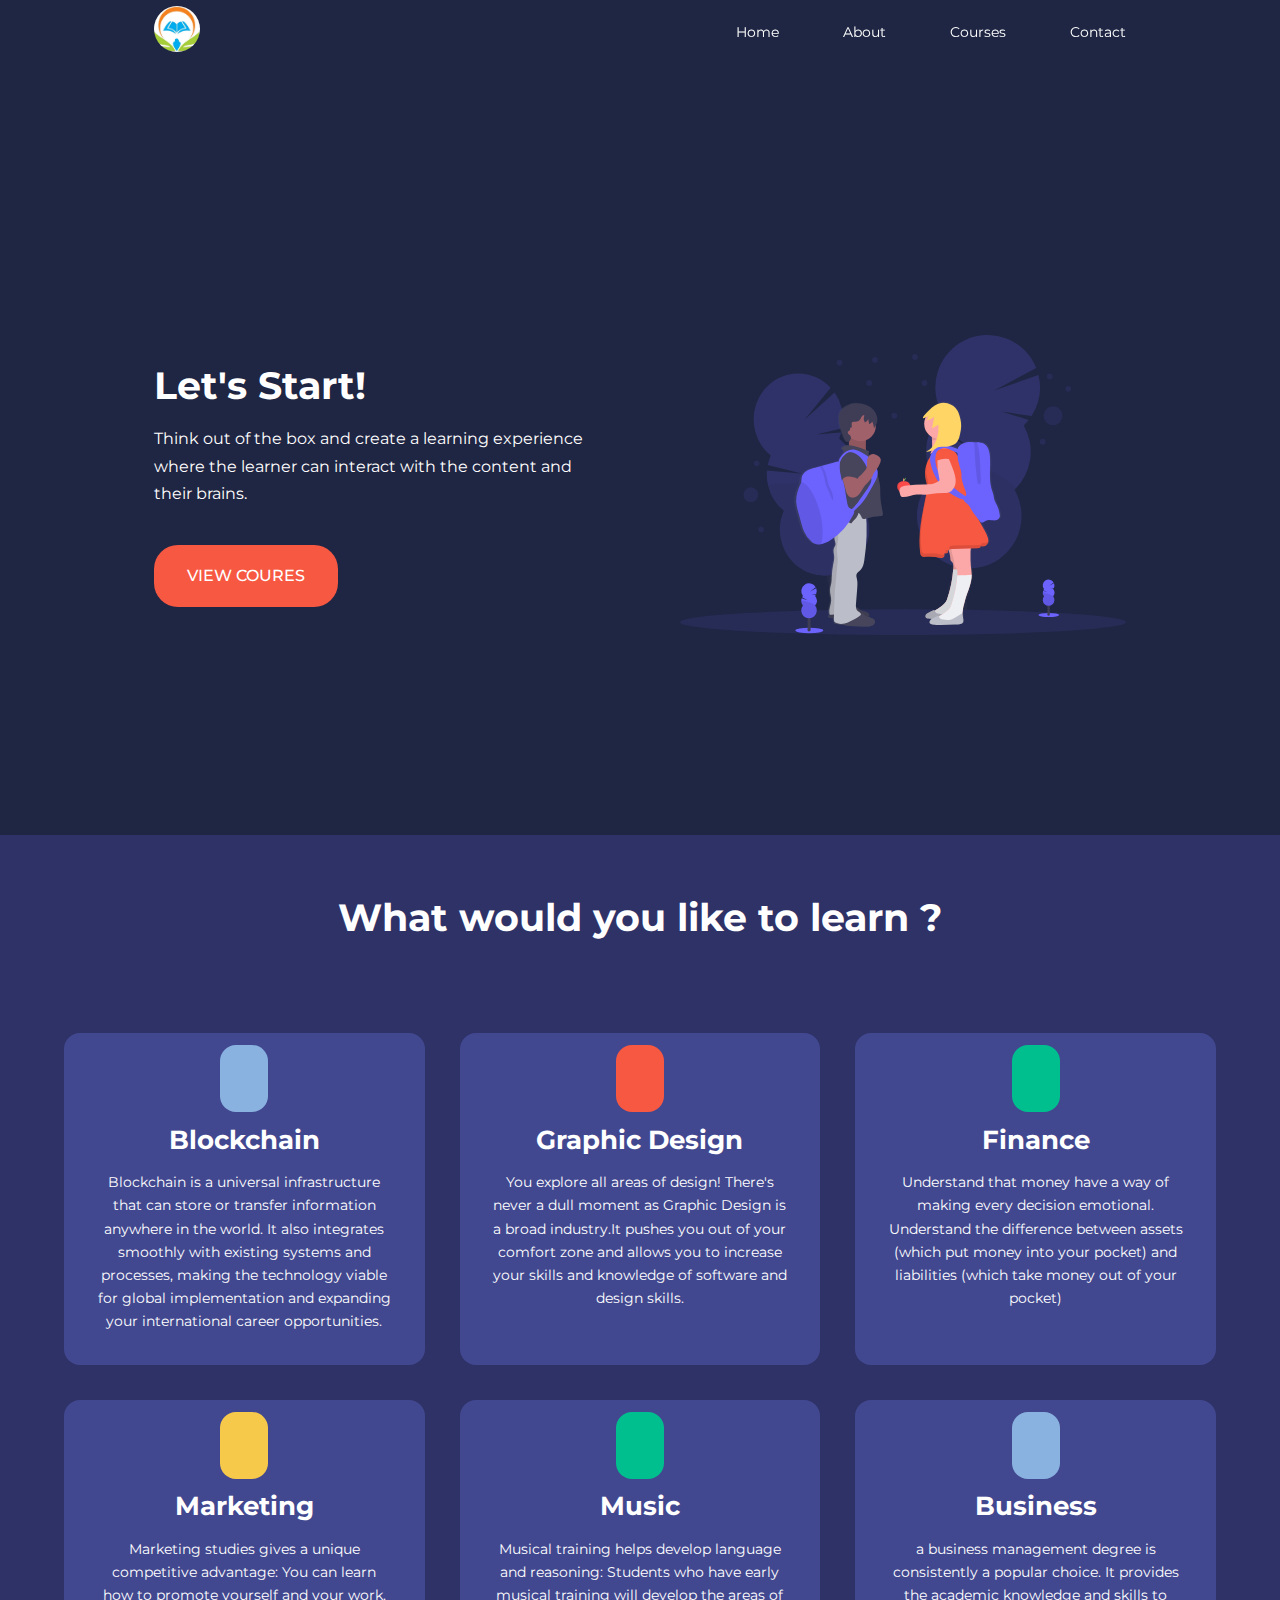
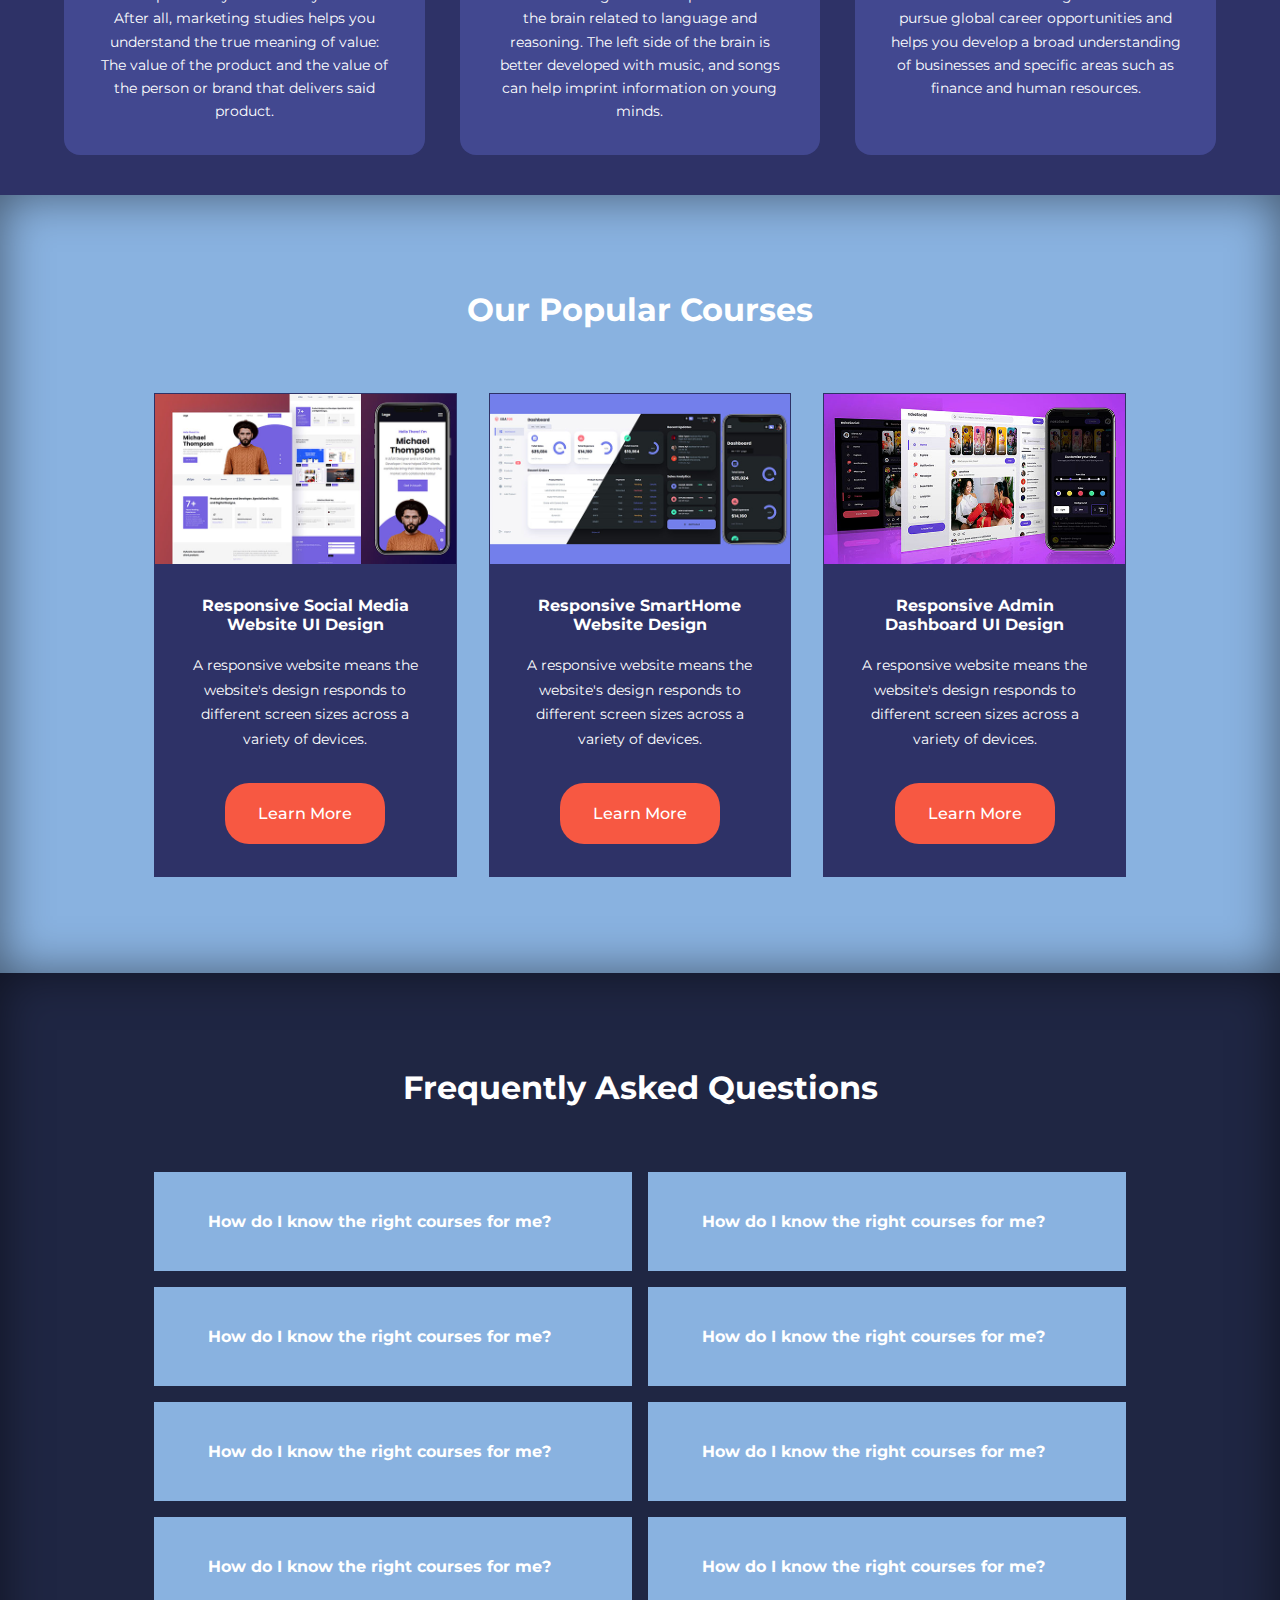
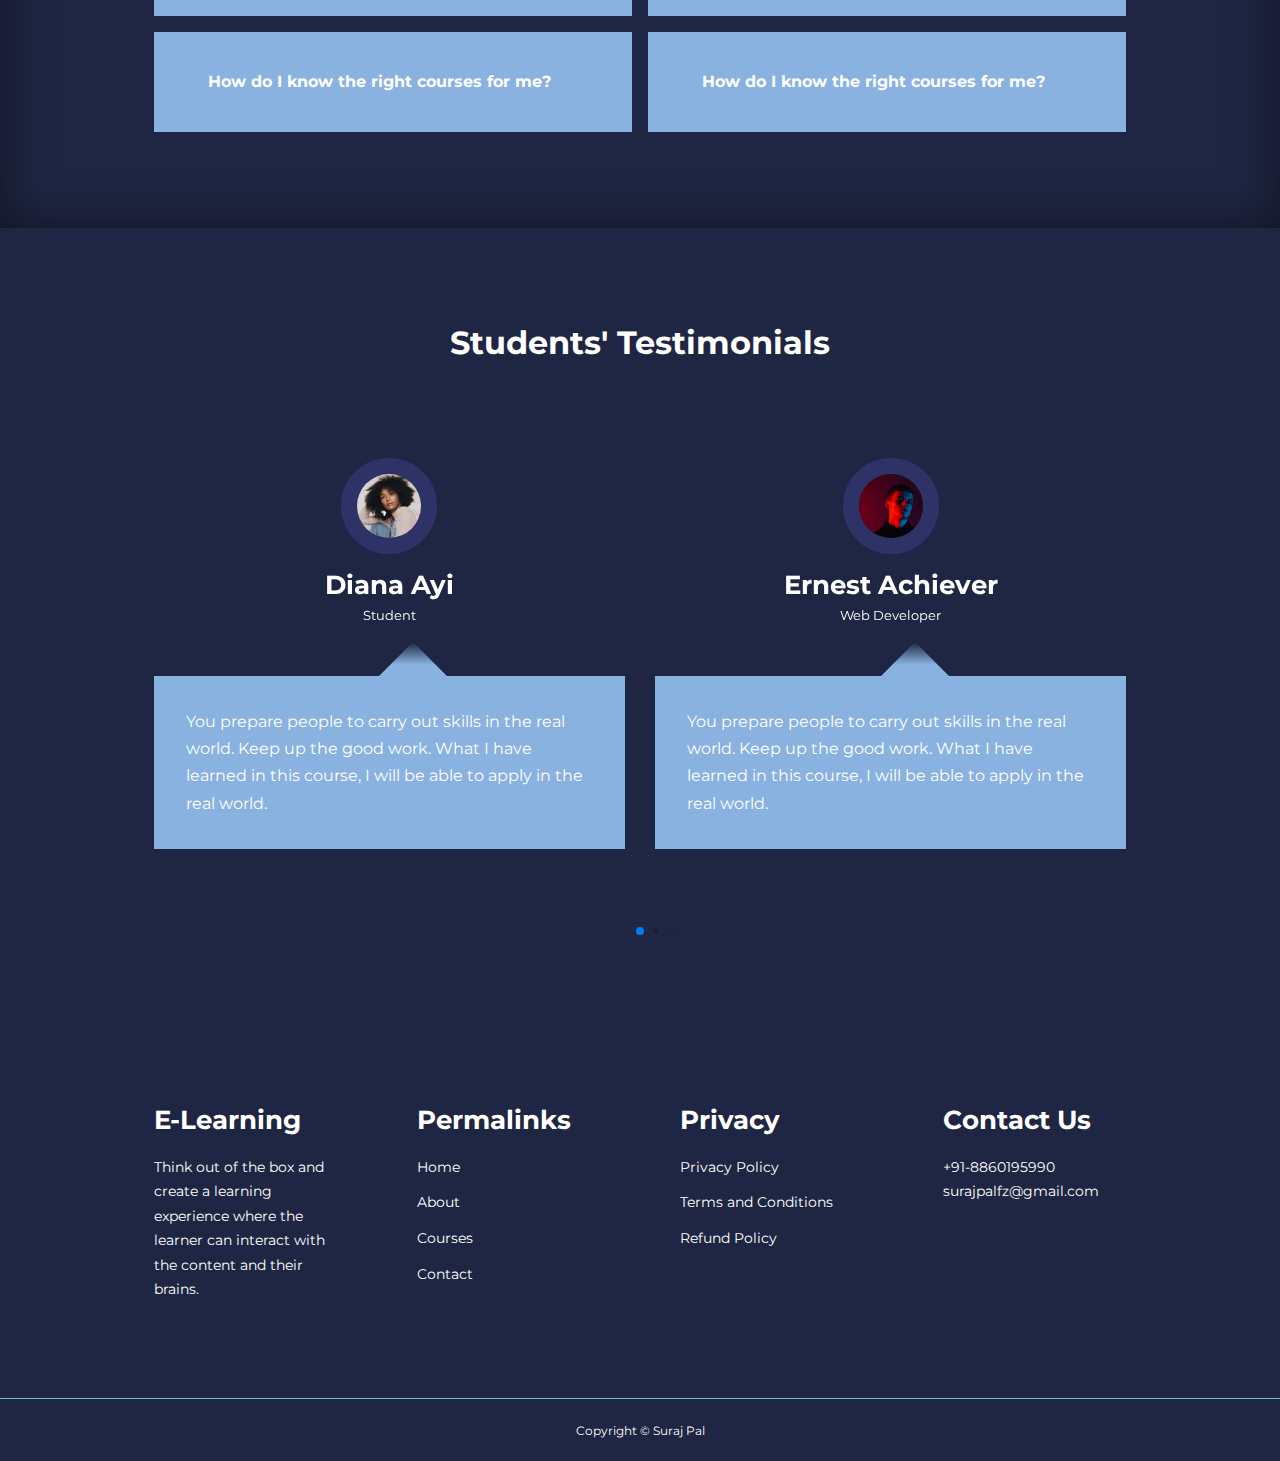
<file: E-Learning/index.html>
<!DOCTYPE html>
<html lang="en">

<head>
    <meta charset="UTF-8">
    <meta http-equiv="X-UA-Compatible" content="IE=edge">
    <meta name="viewport" content="width=device-width, initial-scale=1.0">
    <title>E-Learning- Learn Anywhere, Any Time </title>

    <link rel="icon" type="image" href="./images/logo.jpg">
    <!-- iconscout cdn -->
    <link rel="stylesheet" href="https://unicons.iconscout.com/release/v2.1.5/css/unicons.css">

    <!-- Google Fonts (Monoserrat) -->

    <link rel="preconnect" href="https://fonts.googleapis.com">
    <link rel="preconnect" href="https://fonts.gstatic.com" crossorigin>
    <link href="https://fonts.googleapis.com/css2?family=Montserrat:wght@300;400;500;600;700;800;900&display=swap"
        rel="stylesheet">

    <!-- swiper js -->
    <link rel="stylesheet" href="https://unpkg.com/swiper@8/swiper-bundle.min.css" />

    <!-- Style css -->

    <link rel="stylesheet" href="Style.css">
</head>

<body>

    <!--* Start of Navbar -->

    <nav class="nav">
        <div class="container nav_container">
            <a href="index.html">
                <img class="logo" src="./images/logo.jpg" alt="Logo">
            </a>
            <ul class="nav_menu">
                <li><a href="index.html">Home</a></li>
                <li><a href="about.html">About</a></li>
                <li><a href="courses.html">Courses</a></li>
                <li><a href="contact.html">Contact</a></li>
            </ul>
            <button id="open-menu-btn"><i class="uil uil-bars"></i></button>
            <button id="close-menu-btn"><i class="uil uil-multiply"></i></button>
        </div>
    </nav>

    <!--* End of Navbar -->


    <!-- * Header Section -->

    <header>
        <div class="container header__container">
            <div class="header__left">
                <h1>Let's Start!</h1>
                <p>Think out of the box and create a learning experience
                     where the learner can interact with the content and their brains.</p>
                <a href="courses.html" class="btn btn-primary">VIEW COURES</a>
            </div>

            <div class="header__right">
                <div class="header__right-image">
                    <img src="./images/header.svg" alt="">
                </div>
            </div>
        </div>
    </header>
    <!-- * End of Header Section -->

    <!--* =============== CATEGORIES ================== -->
    <section class="categories">
        <h1 class="h1">What would you like to learn ?</h1>
        
            <div class="categories__main">
                <article class="category">
                    <span class="category__icon">
                        <i class="uil uil-bitcoin-circle"></i>
                    </span>
                    <h3 class="h5">Blockchain</h3>
                    <p>Blockchain is a universal infrastructure that can store or transfer information
                         anywhere in the world. It also integrates smoothly with existing systems and processes,
                          making the technology viable for global implementation and expanding your international
                           career opportunities.</p>
                </article>

                <article class="category">
                    <span class="category__icon">
                        <i class="uil uil-palette"></i>
                    </span>
                    <h3 class="h5">Graphic Design</h3>
                    <p>You explore all areas of design! There's never a dull moment as Graphic Design is
                         a broad industry.It pushes you out of your comfort zone and allows you to increase your
                          skills and knowledge of software and design skills.</p>
                </article>

                <article class="category">
                    <span class="category__icon">
                        <i class="uil uil-usd-circle"></i>
                    </span>
                    <h3 class="h5">Finance</h3>
                    <p>Understand that money have a way of making every decision emotional. Understand the
                         difference between assets (which put money into your pocket) and liabilities 
                         (which take money out of your pocket)</p>
                </article>

                <article class="category">
                    <span class="category__icon">
                        <i class="uil uil-megaphone"></i>
                    </span>
                    <h3 class="h5">Marketing</h3>
                    <p>Marketing studies gives a unique competitive advantage: You can learn how to promote 
                        yourself and your work. After all, marketing studies helps you understand the true meaning
                         of value: The value of the product and the value of the person or brand that delivers said
                          product.</p>
                </article>

                <article class="category">
                    <span class="category__icon">
                        <i class="uil uil-music"></i>
                    </span>
                    <h3 class="h5">Music</h3>
                    <p>Musical training helps develop language and reasoning: Students who have early musical
                         training will develop the areas of the brain related to language and reasoning. The left 
                         side of the brain is better developed with music, and songs can help imprint information 
                         on young minds. </p>
                </article>

                <article class="category">
                    <span class="category__icon">
                        <i class="uil uil-puzzle-piece"></i>
                    </span>
                    <h3 class="h5">Business</h3>
                    <p> a business management degree is consistently a popular choice. It provides the academic
                         knowledge and skills to pursue global career opportunities and helps you develop a broad 
                         understanding of businesses and specific areas such as finance and human resources.</p>
                </article>
            </div>
        </div>
        </div>
    </section>

    <!--* =============== END OF CATEGORIES ================== -->

    <!--* =============== COURSES ================== -->

    <section class="courses">
        <h2 class="h2">Our Popular Courses</h2>
        <div class="container courses__container">
            <article class="course">
                <div class="course__image">
                    <img src="./images/course2.jpg" alt="course image">
                    <div class="course__info">
                        <h4 class="h4 course__title">Responsive Social Media Website UI Design</h4>
                        <p>
                            A responsive website means the website's design responds to different
                            screen sizes across a variety of devices.
                        </p>
                        <a href="course.html" class="btn btn-primary">
                            Learn More
                        </a>
                    </div>
                </div>
            </article>


            <article class="course">
                <div class="course__image">
                    <img src="./images/course3.jpg" alt="course image">
                    <div class="course__info">
                        <h4 class="h4 course__title">Responsive SmartHome Website Design</h4>
                        <p>
                            A responsive website means the website's design responds to different
                            screen sizes across a variety of devices.
                        </p>
                        <a href="course.html" class="btn btn-primary">
                            Learn More
                        </a>
                    </div>
                </div>
            </article>

            <article class="course">
                <div class="course__image">
                    <img src="./images/course1.jpg" alt="course image">
                    <div class="course__info">
                        <h4 class="h4 course__title">Responsive Admin Dashboard UI Design</h4>
                        <p>
                            A responsive website means the website's design responds to different
                            screen sizes across a variety of devices.
                        </p>
                        <a href="course.html" class="btn btn-primary">
                            Learn More
                        </a>
                    </div>
                </div>
            </article>
        </div>
    </section>
    <!-- =============== END OF COURSES ================== -->
    <!--* =============== END OF COURSES ================== -->

    <!--* =============== FAQ ================== -->
    <section class="faqs">
        <h2 class="h2">Frequently Asked Questions</h2>
        <div class="container faqs__container">
            <article class="faq">
                <div class="faq__icon">
                    <i class="uil uil-plus"></i>
                </div>
                <div class="faq__question-answer">
                    <h4 class="h4 faq__question">How do I know the right courses for me?</h4>
                    <p class="faq__answer">
                        Examine the structure of the course you are interested in pursuing. Go through the different 
                        subjects that fall under it, the various papers it offers, and check out if it interests 
                        you and is aligned with your goals.
                    </p>
                </div>
            </article>

            <article class="faq">
                <div class="faq__icon">
                    <i class="uil uil-plus"></i>
                </div>
                <div class="faq__question-answer">
                    <h4 class="h4 faq__question">How do I know the right courses for me?</h4>
                    <p class="faq__answer">
                        Examine the structure of the course you are interested in pursuing. Go through the different 
                        subjects that fall under it, the various papers it offers, and check out if it interests 
                        you and is aligned with your goals.
                    </p>
                </div>
            </article>

            <article class="faq">
                <div class="faq__icon">
                    <i class="uil uil-plus"></i>
                </div>
                <div class="faq__question-answer">
                    <h4 class="h4 faq__question">How do I know the right courses for me?</h4>
                    <p class="faq__answer">
                        Examine the structure of the course you are interested in pursuing. Go through the different 
                        subjects that fall under it, the various papers it offers, and check out if it interests 
                        you and is aligned with your goals.
                    </p>
                </div>
            </article>

            <article class="faq">
                <div class="faq__icon">
                    <i class="uil uil-plus"></i>
                </div>
                <div class="faq__question-answer">
                    <h4 class="h4 faq__question">How do I know the right courses for me?</h4>
                    <p class="faq__answer">
                        Examine the structure of the course you are interested in pursuing. Go through the different 
                        subjects that fall under it, the various papers it offers, and check out if it interests 
                        you and is aligned with your goals.
                    </p>
                </div>
            </article>

            <article class="faq">
                <div class="faq__icon">
                    <i class="uil uil-plus"></i>
                </div>
                <div class="faq__question-answer">
                    <h4 class="h4 faq__question">How do I know the right courses for me?</h4>
                    <p class="faq__answer">
                        Examine the structure of the course you are interested in pursuing. Go through the different 
                        subjects that fall under it, the various papers it offers, and check out if it interests 
                        you and is aligned with your goals.
                    </p>
                </div>
            </article>

            <article class="faq">
                <div class="faq__icon">
                    <i class="uil uil-plus"></i>
                </div>
                <div class="faq__question-answer">
                    <h4 class="h4 faq__question">How do I know the right courses for me?</h4>
                    <p class="faq__answer">
                        Examine the structure of the course you are interested in pursuing. Go through the different 
                        subjects that fall under it, the various papers it offers, and check out if it interests 
                        you and is aligned with your goals.
                    </p>
                </div>
            </article>

            <article class="faq">
                <div class="faq__icon">
                    <i class="uil uil-plus"></i>
                </div>
                <div class="faq__question-answer">
                    <h4 class="h4 faq__question">How do I know the right courses for me?</h4>
                    <p class="faq__answer">
                        Examine the structure of the course you are interested in pursuing. Go through the different 
                        subjects that fall under it, the various papers it offers, and check out if it interests 
                        you and is aligned with your goals.
                    </p>
                </div>
            </article>

            <article class="faq">
                <div class="faq__icon">
                    <i class="uil uil-plus"></i>
                </div>
                <div class="faq__question-answer">
                    <h4 class="h4 faq__question">How do I know the right courses for me?</h4>
                    <p class="faq__answer">
                        Examine the structure of the course you are interested in pursuing. Go through the different 
                        subjects that fall under it, the various papers it offers, and check out if it interests 
                        you and is aligned with your goals.
                    </p>
                </div>
            </article>

            <article class="faq">
                <div class="faq__icon">
                    <i class="uil uil-plus"></i>
                </div>
                <div class="faq__question-answer">
                    <h4 class="h4 faq__question">How do I know the right courses for me?</h4>
                    <p class="faq__answer">
                        Examine the structure of the course you are interested in pursuing. Go through the different 
                        subjects that fall under it, the various papers it offers, and check out if it interests 
                        you and is aligned with your goals.
                    </p>
                </div>
            </article>

            <article class="faq">
                <div class="faq__icon">
                    <i class="uil uil-plus"></i>
                </div>
                <div class="faq__question-answer">
                    <h4 class="h4 faq__question">How do I know the right courses for me?</h4>
                    <p class="faq__answer">
                        Examine the structure of the course you are interested in pursuing. Go through the different 
                        subjects that fall under it, the various papers it offers, and check out if it interests 
                        you and is aligned with your goals.
                    </p>
                </div>
            </article>
        </div>
    </section>

    <!-- =============== END OF FAQs ================== -->


    <!-- =============== TESTIMONIALS ================== -->
    <section class="container testimonials__container mySwiper">
        <h2 class="h2">Students' Testimonials</h2>
        <div class="swiper-wrapper">
            <article class="testimonial swiper-slide">
                <div class="testimonial__avatar">
                    <img src="./images/avatar1.jpg" alt="">
                </div>
                <div class="testimonial__info">
                    <h3 class="h5">Diana Ayi</h3>
                    <small>Student</small>
                </div>
                <div class="testimonial__body">
                    <p>
                        You prepare people to carry out skills in the real world. Keep up the good work. What I 
                        have learned in this course, I will be able to apply in the real world.
                    </p>
                </div>
            </article>
            <article class="testimonial swiper-slide">
                <div class="testimonial__avatar">
                    <img src="./images/avatar2.jpg" alt="">
                </div>
                <div class="testimonial__info">
                    <h3 class="h5">Ernest Achiever</h3>
                    <small>Web Developer</small>
                </div>
                <div class="testimonial__body">
                    <p>
                        You prepare people to carry out skills in the real world. Keep up the good work. What I 
                        have learned in this course, I will be able to apply in the real world.
                    </p>
                </div>
            </article>
            <article class="testimonial swiper-slide">
                <div class="testimonial__avatar">
                    <img src="./images/avatar3.jpg" alt="">
                </div>
                <div class="testimonial__info">
                    <h3 class="h5">Edem Quist</h3>
                    <small>Student</small>
                </div>
                <div class="testimonial__body">
                    <p>
                        You prepare people to carry out skills in the real world. Keep up the good work. What I 
                        have learned in this course, I will be able to apply in the real world.
                    </p>
                </div>
            </article>
            <article class="testimonial swiper-slide">
                <div class="testimonial__avatar">
                    <img src="./images/avatar4.jpg" alt="">
                </div>
                <div class="testimonial__info">
                    <h3 class="h5">Hajia Bintu</h3>
                    <small>Model</small>
                </div>
                <div class="testimonial__body">
                    <p>
                        You prepare people to carry out skills in the real world. Keep up the good work. What I 
                        have learned in this course, I will be able to apply in the real world.
                    </p>
                </div>
            </article>
            <article class="testimonial swiper-slide">
                <div class="testimonial__avatar">
                    <img src="./images/avatar5.jpg" alt="">
                </div>
                <div class="testimonial__info">
                    <h3 class="h5">Jane Doe</h3>
                    <small>Student</small>
                </div>
                <div class="testimonial__body">
                    <p>
                        You prepare people to carry out skills in the real world. Keep up the good work. What I 
                        have learned in this course, I will be able to apply in the real world.
                    </p>
                </div>
            </article>
        </div>
        <div class="swiper-pagination"></div>
    </section>
    <!-- =============== END OF TESTIMONIALS ================== -->

    <!-- =============== FOOTER ================== -->
    <footer class="footer">
        <div class="container footer__container">
            <div class="footer__1">
                <a href="index.html" class="footer__logo">
                    <h3 class="h4">E-Learning</h3>
                </a>
                <p>Think out of the box and create a learning experience where the
                     learner can interact with the content and their brains.</p>
            </div>

            <div class="footer__2">
                <h3 class="h4">Permalinks</h3>
                <ul class="permalinks">
                    <li><a href="index.html">Home</a></li>
                    <li><a href="about.html">About</a></li>
                    <li><a href="courses.html">Courses</a></li>
                    <li><a href="contact.html">Contact</a></li>
                </ul>
            </div>

            <div class="footer__3">
                <h3 class="h4">Privacy</h3>
                <ul class="privacy">
                    <li><a href="#">Privacy Policy</a></li>
                    <li><a href="#">Terms and Conditions</a></li>
                    <li><a href="#">Refund Policy</a></li>
                </ul>
            </div>

            <div class="footer__4">
                <h3 class="h4">Contact Us</h3>
                <div>
                    <p>+91-8860195990</p>
                    <p>surajpalfz@gmail.com</p>
                </div>

                <ul class="footer__socials">
                    <li>
                        <a href="#">
                            <i class="uil uil-facebook-f"></i>
                        </a>
                    </li>
                    <li>
                        <a href="#">
                            <i class="uil uil-instagram-alt"></i>
                        </a>
                    </li>
                    <li>
                        <a href="#">
                            <i class="uil uil-twitter"></i>
                        </a>
                    </li>
                    <li>
                        <a href="#">
                            <i class="uil uil-linkedin-alt"></i>
                        </a>
                    </li>
                </ul>
            </div>
        </div>
        <div class="footer__copyright">
            <small>Copyright &copy; Suraj Pal</small>
        </div>
    </footer>
    <!-- =============== END OF FOOTER ================== -->

    <script src="https://unpkg.com/swiper@8/swiper-bundle.min.js"></script>
    <script>
        var swiper = new Swiper(".mySwiper", {
            slidesPerView: 1,
            spaceBetween: 30,
            pagination: {
                el: ".swiper-pagination",
                dynamicBullets: true,
                clickable: true
            },
            breakpoints: {
                600: {
                    slidesPerView: 2
                }
            }
        });
    </script>
    <script src="main.js "></script>
</body>

</html>
</file>
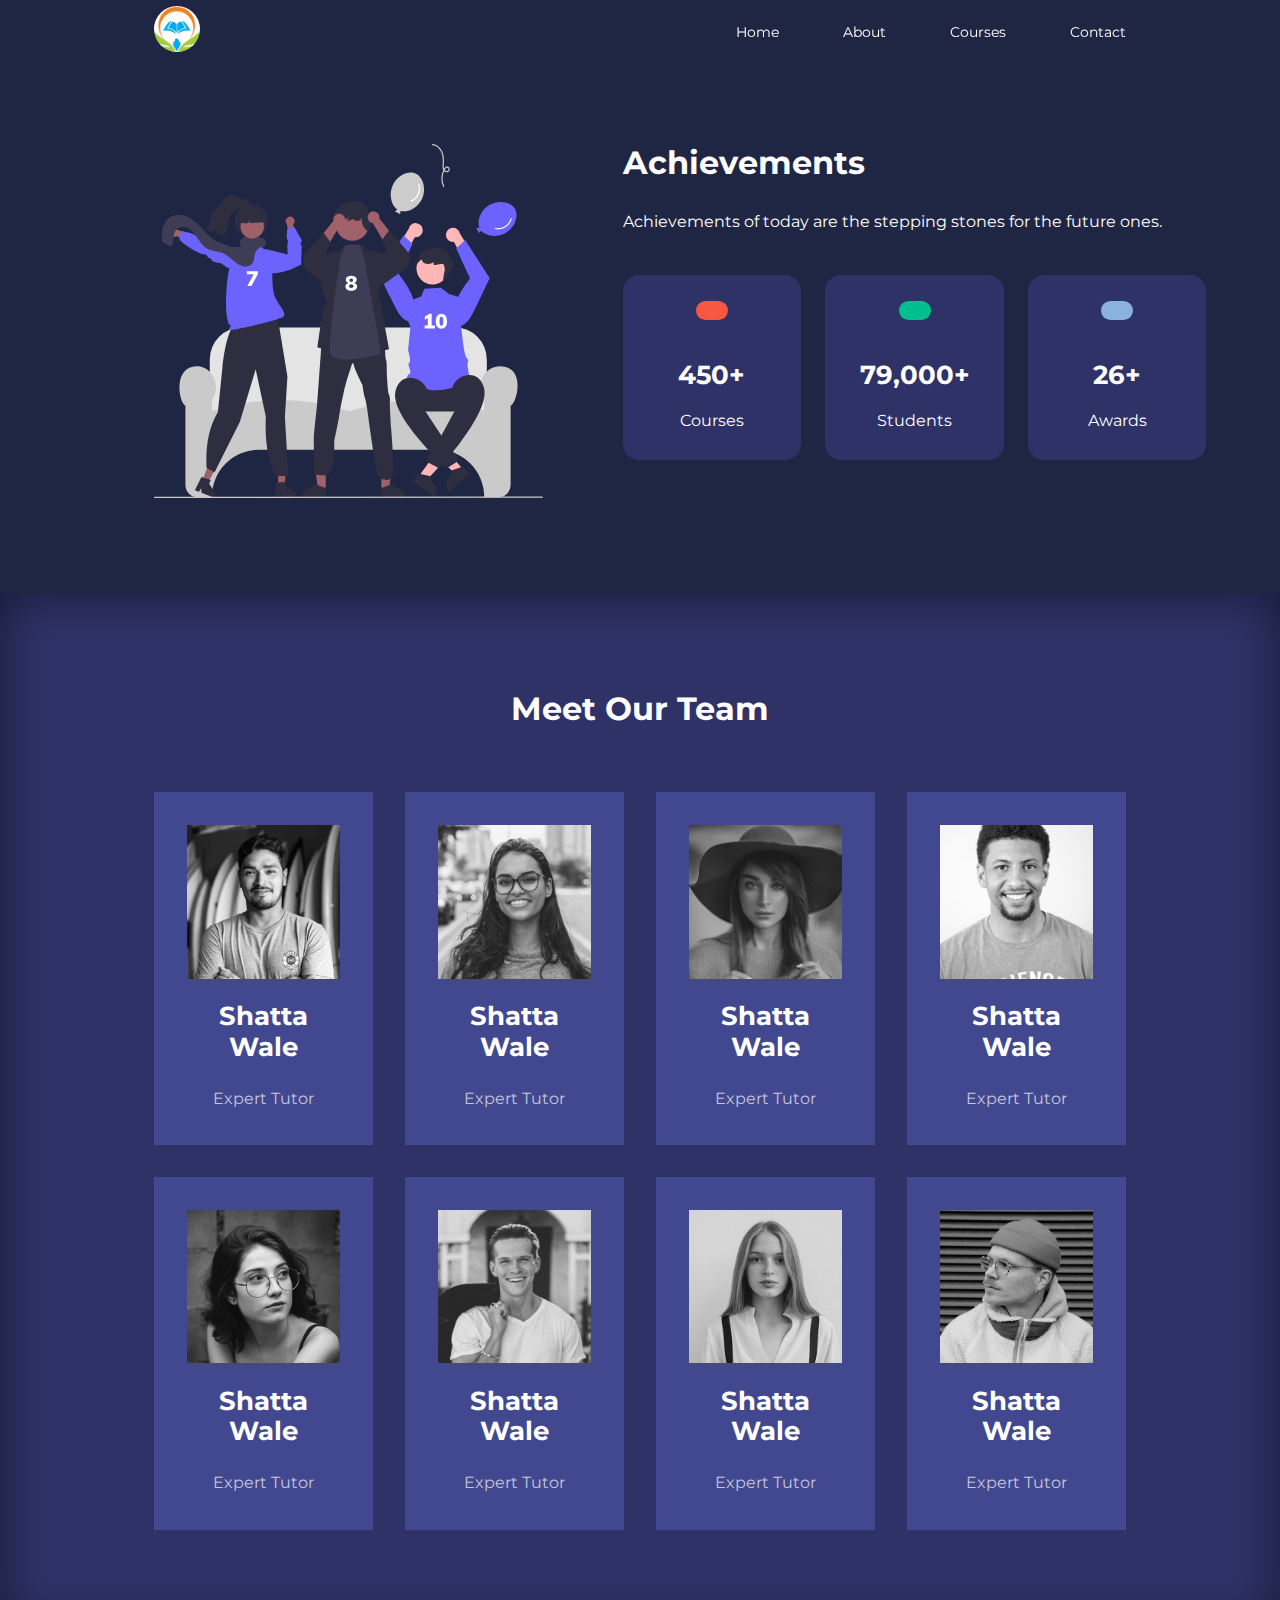
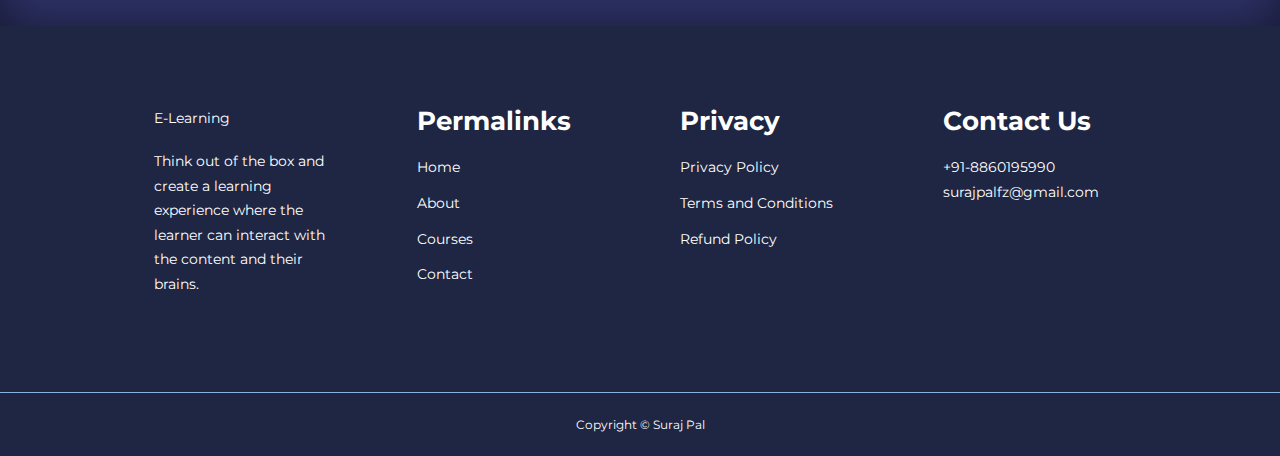
<file: E-Learning/about.html>
<!DOCTYPE html>
<html lang="en">

<head>
    <meta charset="UTF-8">
    <meta http-equiv="X-UA-Compatible" content="IE=edge">
    <meta name="viewport" content="width=device-width, initial-scale=1.0">
    <title>E-Learning- Learn Anywhere, Any Time </title>

    <!-- Stylesheets -->
    <link rel="stylesheet" href="about.css">
    <link rel="stylesheet" href="Style.css">

    <!-- JavaScript -->

    <script defer src="main.js"></script>

    <!-- Iconscout -->
    <link rel="stylesheet" href="https://unicons.iconscout.com/release/v4.0.0/css/line.css">

    <!-- Font family -->
    <link rel="preconnect" href="https://fonts.googleapis.com">
    <link rel="preconnect" href="https://fonts.gstatic.com" crossorigin>
    <link
        href="https://fonts.googleapis.com/css2?family=Big+Shoulders+Display:wght@700&family=Montserrat:wght@300;400;500;600;700;800;900&display=swap"
        rel="stylesheet">
    
</head>

<body>


   <!--* Start of Navbar -->

    <nav class="nav">
        <div class="container nav_container">
            <a href="index.html">
                <img class="logo" src="./images/logo.jpg" alt="Logo">
            </a>
            <ul class="nav_menu">
                <li><a href="index.html">Home</a></li>
                <li><a href="about.html">About</a></li>
                <li><a href="courses.html">Courses</a></li>
                <li><a href="contact.html">Contact</a></li>
            </ul>
            <button id="open-menu-btn"><i class="uil uil-bars"></i></button>
            <button id="close-menu-btn"><i class="uil uil-multiply"></i></button>
        </div>
    </nav>

    <!--* End of Navbar -->

    <section class="about__achievements">
        <div class="container achievements__container">
            <div class="achievements__left">
                <img src="images/about achievements.svg" alt="achievements header image">
            </div>

            <div class="about__achievements__right">
                <h2 class="h1">Achievements</h2>
                <p>
                    Achievements of today are the stepping stones for the future ones.
                </p>
                <div class="achievements__cards">
                    <article class="achievements__card">
                        <span class="achievements__icon">
                            <i class="uil uil-video"></i>
                        </span>
                        <h3 class="h3">450+</h3>
                        <p>Courses</p>
                    </article>
                    <article class="achievements__card">
                        <span class="achievements__icon">
                            <i class="uil uil-users-alt"></i>
                        </span>
                        <h3 class="h3">79,000+</h3>
                        <p>Students</p>
                    </article>
                    <article class="achievements__card">
                        <span class="achievements__icon">
                            <i class="uil uil-trophy"></i>
                        </span>
                        <h3 class="h3">26+</h3>
                        <p>Awards</p>
                    </article>
                </div>
            </div>
        </div>
    </section>

    <!-- =============== END OF ACHIEVEMENTS ================== -->

    <section class="team">
        <h2 class="h2">Meet Our Team</h2>
        <div class="container team__container">
            <article class="team__member">
                <div class="team__member-image">
                    <img src="./images/tm1.jpg" alt="team member one image">
                </div>
                <div class="team__member-info">
                    <h3 class="h4">Shatta Wale</h3>
                    <p>Expert Tutor</p>
                </div>
                <div class="team__member-socials">
                    <a href="https://instagram.com" target="_blank">
                        <i class="uil uil-instagram"></i>
                    </a>
                    <a href="https://twitter.com" target="_blank">
                        <i class="uil uil-twitter-alt"></i>
                    </a>
                    <a href="https://linkedin.com" target="_blank">
                        <i class="uil uil-linkedin-alt"></i>
                    </a>
                </div>
            </article>

            <article class="team__member">
                <div class="team__member-image">
                    <img src="./images/tm2.jpg" alt="team member one image">
                </div>
                <div class="team__member-info">
                    <h3 class="h4">Shatta Wale</h3>
                    <p>Expert Tutor</p>
                </div>
                <div class="team__member-socials">
                    <a href="https://instagram.com" target="_blank">
                        <i class="uil uil-instagram"></i>
                    </a>
                    <a href="https://twitter.com" target="_blank">
                        <i class="uil uil-twitter-alt"></i>
                    </a>
                    <a href="https://linkedin.com" target="_blank">
                        <i class="uil uil-linkedin-alt"></i>
                    </a>
                </div>
            </article>

            <article class="team__member">
                <div class="team__member-image">
                    <img src="./images/tm3.jpg" alt="team member one image">
                </div>
                <div class="team__member-info">
                    <h3 class="h4">Shatta Wale</h3>
                    <p>Expert Tutor</p>
                </div>
                <div class="team__member-socials">
                    <a href="https://instagram.com" target="_blank">
                        <i class="uil uil-instagram"></i>
                    </a>
                    <a href="https://twitter.com" target="_blank">
                        <i class="uil uil-twitter-alt"></i>
                    </a>
                    <a href="https://linkedin.com" target="_blank">
                        <i class="uil uil-linkedin-alt"></i>
                    </a>
                </div>
            </article>

            <article class="team__member">
                <div class="team__member-image">
                    <img src="./images/tm4.jpg" alt="team member one image">
                </div>
                <div class="team__member-info">
                    <h3 class="h4">Shatta Wale</h3>
                    <p>Expert Tutor</p>
                </div>
                <div class="team__member-socials">
                    <a href="https://instagram.com" target="_blank">
                        <i class="uil uil-instagram"></i>
                    </a>
                    <a href="https://twitter.com" target="_blank">
                        <i class="uil uil-twitter-alt"></i>
                    </a>
                    <a href="https://linkedin.com" target="_blank">
                        <i class="uil uil-linkedin-alt"></i>
                    </a>
                </div>
            </article>

            <article class="team__member">
                <div class="team__member-image">
                    <img src="./images/tm5.jpg" alt="team member one image">
                </div>
                <div class="team__member-info">
                    <h3 class="h4">Shatta Wale</h3>
                    <p>Expert Tutor</p>
                </div>
                <div class="team__member-socials">
                    <a href="https://instagram.com" target="_blank">
                        <i class="uil uil-instagram"></i>
                    </a>
                    <a href="https://twitter.com" target="_blank">
                        <i class="uil uil-twitter-alt"></i>
                    </a>
                    <a href="https://linkedin.com" target="_blank">
                        <i class="uil uil-linkedin-alt"></i>
                    </a>
                </div>
            </article>

            <article class="team__member">
                <div class="team__member-image">
                    <img src="./images/tm6.jpg" alt="team member one image">
                </div>
                <div class="team__member-info">
                    <h3 class="h4">Shatta Wale</h3>
                    <p>Expert Tutor</p>
                </div>
                <div class="team__member-socials">
                    <a href="https://instagram.com" target="_blank">
                        <i class="uil uil-instagram"></i>
                    </a>
                    <a href="https://twitter.com" target="_blank">
                        <i class="uil uil-twitter-alt"></i>
                    </a>
                    <a href="https://linkedin.com" target="_blank">
                        <i class="uil uil-linkedin-alt"></i>
                    </a>
                </div>
            </article>

            <article class="team__member">
                <div class="team__member-image">
                    <img src="./images/tm7.jpg" alt="team member one image">
                </div>
                <div class="team__member-info">
                    <h3 class="h4">Shatta Wale</h3>
                    <p>Expert Tutor</p>
                </div>
                <div class="team__member-socials">
                    <a href="https://instagram.com" target="_blank">
                        <i class="uil uil-instagram"></i>
                    </a>
                    <a href="https://twitter.com" target="_blank">
                        <i class="uil uil-twitter-alt"></i>
                    </a>
                    <a href="https://linkedin.com" target="_blank">
                        <i class="uil uil-linkedin-alt"></i>
                    </a>
                </div>
            </article>

            <article class="team__member">
                <div class="team__member-image">
                    <img src="./images/tm8.jpg" alt="team member one image">
                </div>
                <div class="team__member-info">
                    <h3 class="h4">Shatta Wale</h3>
                    <p>Expert Tutor</p>
                </div>
                <div class="team__member-socials">
                    <a href="https://instagram.com" target="_blank">
                        <i class="uil uil-instagram"></i>
                    </a>
                    <a href="https://twitter.com" target="_blank">
                        <i class="uil uil-twitter-alt"></i>
                    </a>
                    <a href="https://linkedin.com" target="_blank">
                        <i class="uil uil-linkedin-alt"></i>
                    </a>
                </div>
            </article>
        </div>
    </section>

    <!-- =============== END OF TEAMS ================== -->


    <!-- =============== FOOTER ================== -->
    <footer class="footer">
        <div class="container footer__container">
            <div class="footer__1">
                <a href="index.html" class="footer__logo">
                    <p class="h4">E-Learning</p>
                </a>
                <p>Think out of the box and create a learning experience where the learner can interact with the 
                    content and their brains.</p>
            </div>

            <div class="footer__2">
                <h3 class="h4">Permalinks</h3>
                <ul class="permalinks">
                    <li><a href="index.html">Home</a></li>
                    <li><a href="about.html">About</a></li>
                    <li><a href="courses.html">Courses</a></li>
                    <li><a href="contact.html">Contact</a></li>
                </ul>
            </div>

            <div class="footer__3">
                <h3 class="h4">Privacy</h3>
                <ul class="privacy">
                    <li><a href="#">Privacy Policy</a></li>
                    <li><a href="#">Terms and Conditions</a></li>
                    <li><a href="#">Refund Policy</a></li>
                </ul>
            </div>

            <div class="footer__4">
                <h3 class="h4">Contact Us</h3>
                <div>
                    <p>+91-8860195990</p>
                    <p>surajpalfz@gmail.com</p>
                </div>

                <ul class="footer__socials">
                    <li>
                        <a href="#">
                            <i class="uil uil-facebook-f"></i>
                        </a>
                    </li>
                    <li>
                        <a href="#">
                            <i class="uil uil-instagram-alt"></i>
                        </a>
                    </li>
                    <li>
                        <a href="#">
                            <i class="uil uil-twitter"></i>
                        </a>
                    </li>
                    <li>
                        <a href="#">
                            <i class="uil uil-linkedin-alt"></i>
                        </a>
                    </li>
                </ul>
            </div>
        </div>
        <div class="footer__copyright">
            <small>Copyright &copy; Suraj Pal</small>
        </div>
    </footer>
    <!-- =============== END OF FOOTER ================== -->


</body>

</html>
</file>
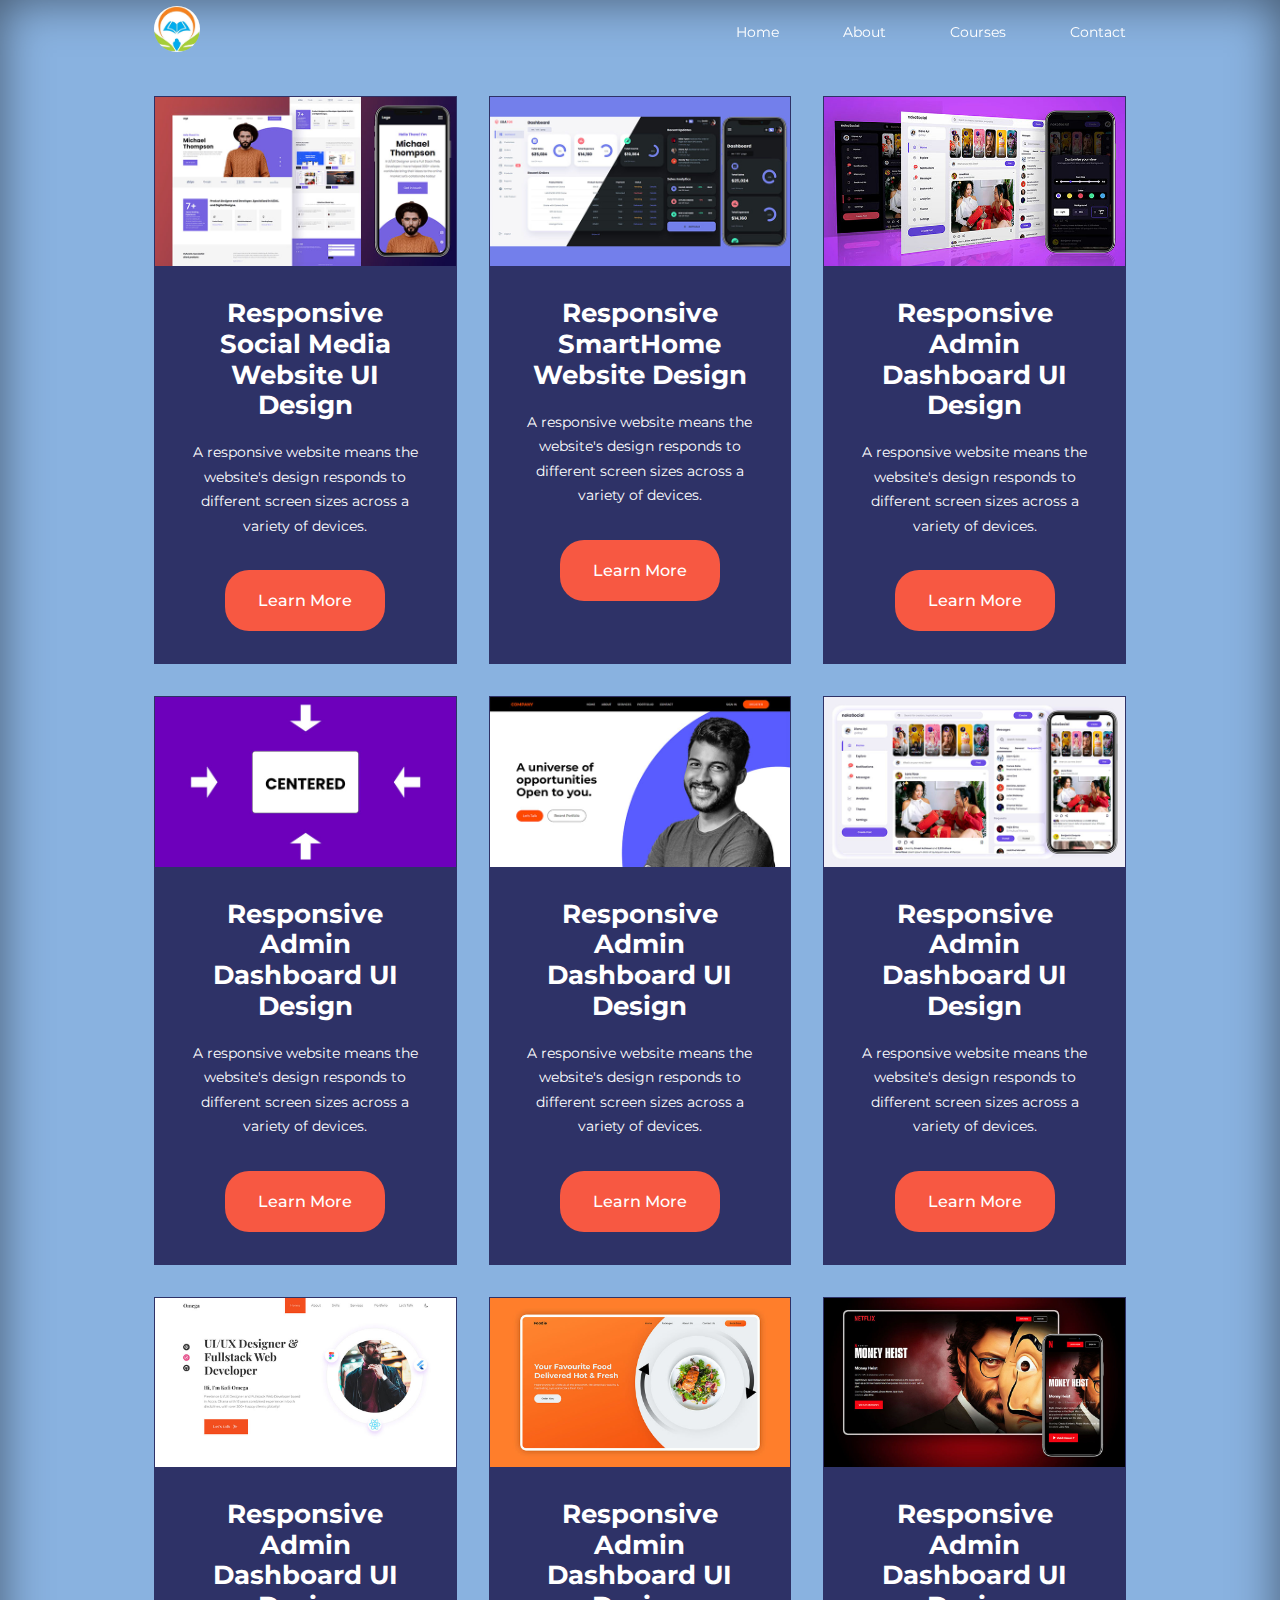
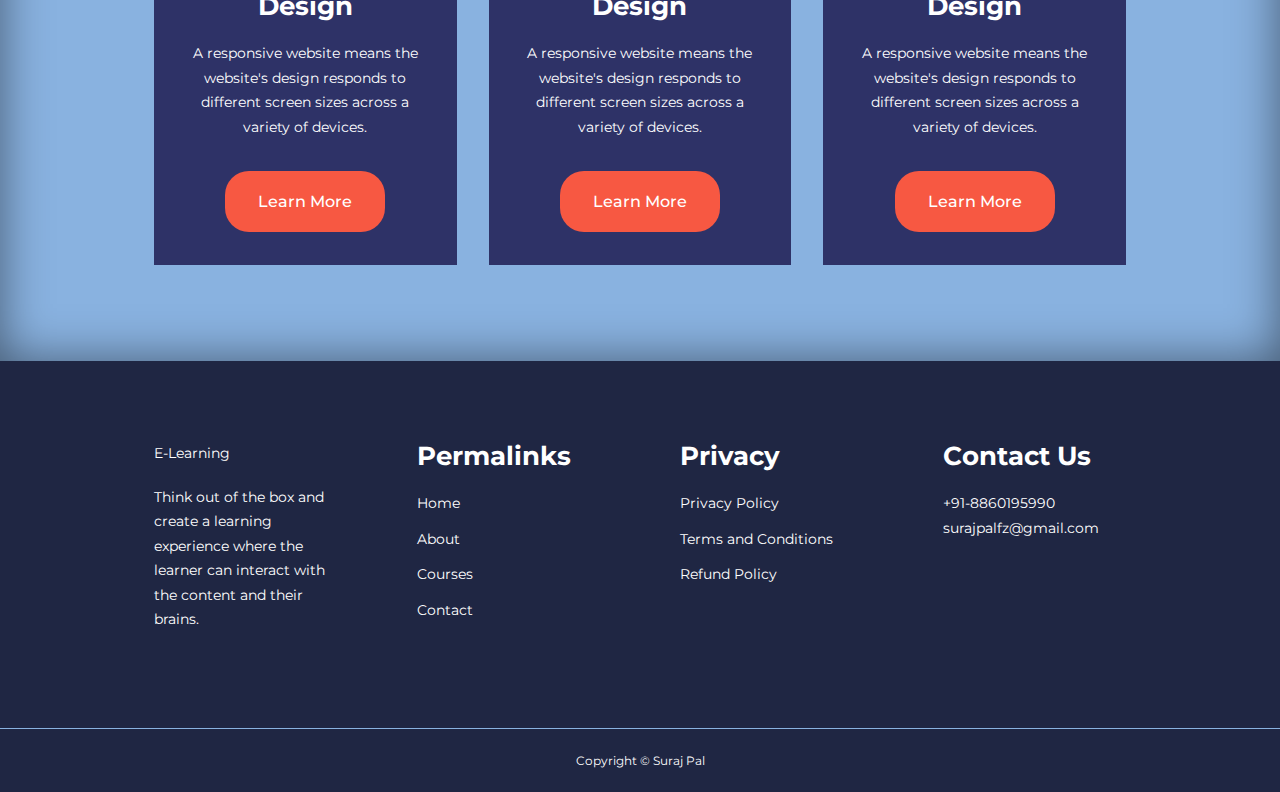
<file: E-Learning/courses.html>
<!DOCTYPE html>
<html lang="en">

<head>
    <meta charset="UTF-8">
    <meta http-equiv="X-UA-Compatible" content="IE=edge">
    <meta name="viewport" content="width=device-width, initial-scale=1.0">
    <title> E-Learning - Learn Anywhere, Any Time </title>

    <!-- Stylesheets -->
    <link rel="stylesheet" href="Style.css">
    
    <!-- Iconscout -->
    <link rel="stylesheet" href="https://unicons.iconscout.com/release/v4.0.0/css/line.css">

    <!-- Font family -->
    <link rel="preconnect" href="https://fonts.googleapis.com">
    <link rel="preconnect" href="https://fonts.gstatic.com" crossorigin>
    <link
        href="https://fonts.googleapis.com/css2?family=Big+Shoulders+Display:wght@700&family=Montserrat:wght@300;400;500;600;700;800;900&display=swap"
        rel="stylesheet">

</head>

<body>
    <!--* Start of Navbar -->

    <nav class="nav">
        <div class="container nav_container">
            <a href="index.html">
                <img class="logo" src="./images/logo.jpg" alt="Logo">
            </a>
            <ul class="nav_menu">
                <li><a href="index.html">Home</a></li>
                <li><a href="about.html">About</a></li>
                <li><a href="courses.html">Courses</a></li>
                <li><a href="contact.html">Contact</a></li>
            </ul>
            <button id="open-menu-btn"><i class="uil uil-bars"></i></button>
            <button id="close-menu-btn"><i class="uil uil-multiply"></i></button>
        </div>
    </nav>

    <!--* End of Navbar -->

    <section class="courses">
        <div class="container courses__container">
            <article class="course">
                <div class="course__img">
                    <img src="./images/course2.jpg" alt="course image">
                    <div class="course__info">
                        <h3 class="h4 course__title">Responsive Social Media Website UI Design</h3>
                        <p>
                            A responsive website means the website's design responds to different screen sizes 
                            across a variety of devices.
                        </p>
                        <a href="course.html" class="btn btn-primary">
                            Learn More
                        </a>
                    </div>
                </div>
            </article>

            <article class="course">
                <div class="course__img">
                    <img src="./images/course3.jpg" alt="course image">
                    <div class="course__info">
                        <h3 class="h4 course__title">Responsive SmartHome Website Design</h3>
                        <p>
                            A responsive website means the website's design responds to different 
                            screen sizes across a variety of devices.
                        </p>
                        <a href="course.html" class="btn btn-primary">
                            Learn More
                        </a>
                    </div>
                </div>
            </article>

            <article class="course">
                <div class="course__img">
                    <img src="./images/course1.jpg" alt="course image">
                    <div class="course__info">
                        <h3 class="h4 course__title">Responsive Admin Dashboard UI Design</h3>
                        <p>
                            A responsive website means the website's design responds to different 
                            screen sizes across a variety of devices.
                        </p>
                        <a href="course.html" class="btn btn-primary">
                            Learn More
                        </a>
                    </div>
                </div>
            </article>

            <article class="course">
                <div class="course__img">
                    <img src="./images/course4.jpg" alt="course image">
                    <div class="course__info">
                        <h3 class="h4 course__title">Responsive Admin Dashboard UI Design</h3>
                        <p>
                            A responsive website means the website's design responds to different screen sizes 
                            across a variety of devices.
                        </p>
                        <a href="course.html" class="btn btn-primary">
                            Learn More
                        </a>
                    </div>
                </div>
            </article>

            <article class="course">
                <div class="course__img">
                    <img src="./images/course5.jpg" alt="course image">
                    <div class="course__info">
                        <h3 class="h4 course__title">Responsive Admin Dashboard UI Design</h3>
                        <p>
                            A responsive website means the website's design responds to different screen sizes 
                            across a variety of devices.
                        </p>
                        <a href="course.html" class="btn btn-primary">
                            Learn More
                        </a>
                    </div>
                </div>
            </article>

            <article class="course">
                <div class="course__img">
                    <img src="./images/course6.jpg" alt="course image">
                    <div class="course__info">
                        <h3 class="h4 course__title">Responsive Admin Dashboard UI Design</h3>
                        <p>
                            A responsive website means the website's design responds to different screen sizes 
                            across a variety of devices.
                        </p>
                        <a href="course.html" class="btn btn-primary">
                            Learn More
                        </a>
                    </div>
                </div>
            </article>

            <article class="course">
                <div class="course__img">
                    <img src="./images/course7.jpg" alt="course image">
                    <div class="course__info">
                        <h3 class="h4 course__title">Responsive Admin Dashboard UI Design</h3>
                        <p>
                            A responsive website means the website's design responds to different screen sizes 
                            across a variety of devices.
                        </p>
                        <a href="course.html" class="btn btn-primary">
                            Learn More
                        </a>
                    </div>
                </div>
            </article>

            <article class="course">
                <div class="course__img">
                    <img src="./images/course8.jpg" alt="course image">
                    <div class="course__info">
                        <h3 class="h4 course__title">Responsive Admin Dashboard UI Design</h3>
                        <p>
                            A responsive website means the website's design responds to different screen sizes 
                            across a variety of devices.
                        </p>
                        <a href="course.html" class="btn btn-primary">
                            Learn More
                        </a>
                    </div>
                </div>
            </article>

            <article class="course">
                <div class="course__img">
                    <img src="./images/course9.jpg" alt="course image">
                    <div class="course__info">
                        <h3 class="h4 course__title">Responsive Admin Dashboard UI Design</h3>
                        <p>
                            A responsive website means the website's design responds to different screen sizes 
                            across a variety of devices.
                        </p>
                        <a href="course.html" class="btn btn-primary">
                            Learn More
                        </a>
                    </div>
                </div>
            </article>
        </div>
    </section>
    <!-- =============== END OF COURSES ================== -->


    <!-- =============== FOOTER ================== -->
    <footer class="footer">
        <div class="container footer__container">
            <div class="footer__1">
                <a href="index.html" class="footer__logo">
                    <p class="h4">E-Learning</p>
                </a>
                <p>Think out of the box and create a learning experience where the learner can interact with the 
                    content and their brains.</p>
            </div>

            <div class="footer__2">
                <h3 class="h4">Permalinks</h3>
                <ul class="permalinks">
                    <li><a href="index.html">Home</a></li>
                    <li><a href="about.html">About</a></li>
                    <li><a href="courses.html">Courses</a></li>
                    <li><a href="contact.html">Contact</a></li>
                </ul>
            </div>

            <div class="footer__3">
                <h3 class="h4">Privacy</h3>
                <ul class="privacy">
                    <li><a href="#">Privacy Policy</a></li>
                    <li><a href="#">Terms and Conditions</a></li>
                    <li><a href="#">Refund Policy</a></li>
                </ul>
            </div>

            <div class="footer__4">
                <h3 class="h4">Contact Us</h3>
                <div>
                    <p>+91-8860195990</p>
                    <p>surajpalfz@gmail.com</p>
                </div>

                <ul class="footer__socials">
                    <li>
                        <a href="#">
                            <i class="uil uil-facebook-f"></i>
                        </a>
                    </li>
                    <li>
                        <a href="#">
                            <i class="uil uil-instagram-alt"></i>
                        </a>
                    </li>
                    <li>
                        <a href="#">
                            <i class="uil uil-twitter"></i>
                        </a>
                    </li>
                    <li>
                        <a href="#">
                            <i class="uil uil-linkedin-alt"></i>
                        </a>
                    </li>
                </ul>
            </div>
        </div>
        <div class="footer__copyright">
            <small>Copyright &copy; Suraj Pal</small>
        </div>
    </footer>
    <!-- =============== END OF FOOTER ================== -->

    <!-- JavaScript -->

    <script src="main.js"></script>
</body>

</html>
</file>
<file: E-Learning/Style.css>
* {
  margin: 0;
  padding: 0;
  border: 0;
  outline: 0;
  text-decoration: none;
  list-style: none;
  box-sizing: border-box;
  /* color: ; */
}
:root {
  --color-primary: #89b2e0;
  --color-succes: #00bf8e;
  --color-warning: #f7c94b;
  --color-danger: #f75842;
  --color-danger-variant: rgba(247, 88, 64, 0.4);
  --color-white: #fff;
  --color-light: rgba(255, 255, 255, 0.7);
  --color-black: #000;
  --color-bg: #1f2643;
  --color-bg1: #2e3267;
  --color-bg2: #424890;

  --container-width-lg: 76%;
  --container-width-md: 90%;
  --container-width-sm: 94%;

  --trasition: all 400ms ease;
}

body {
  font-family: "Montserrat", sans-serif;
  line-height: 1.7;
  color: var(--color-white);
  background: var(--color-bg);
}
.container {
  width: var(--container-width-lg);
  margin: 0 auto;
  transition: all 0.5s ease;
}
section {
  padding: 6rem 0;
}
section .h2 {
  text-align: center;
  margin-bottom: 4rem;
}
h1,
h2,
h3,
h4,
h5 {
  line-height: 1.2;
}

h1 {
  font-size: 2.4rem;
}

h2 {
  font-size: 2rem;
}

h3 {
  font-size: 1.6rem;
}

a {
  color: var(--color-white);
}

img {
  width: 100%;
  display: block;
  object-fit: cover;
}

.btn {
  display: inline-block;
  background: var(--color-white);
  color: var(--color-black);
  padding: 1rem 2rem;
  border: 1px solid transparent;
  font-weight: 500;
  transition: var(--trasition);
}

.btn :hover {
  background: transparent;
  color: var(--color-white);
  border-color: var(--color-white);
}

.btn-primary {
  background: var(--color-danger);
  color: var(--color-white);
  border-radius: 1.5rem;
}

/* /**================== Navbar=======================/ */

nav {
  background: transparent;
  width: 100vw;
  height: 4rem;
  position: fixed;
  top: 0;
  z-index: 11;
}
/** chnge navbar styles on scroll using javascript */
.window-scroll {
  background: var(--color-primary);
  box-shadow: 0 1rem 2rem rgba(0, 0, 0, 0.2);
}
.nav_container {
  height: 100%;
  display: flex;
  justify-content: space-between;
  align-items: center;
}

.nav button {
  display: none;
}

.nav_menu {
  color: #f75842;
  display: flex;
  align-items: center;
  gap: 4rem;
}
.nav_menu a {
  font-size: 0.9rem;
  /* transition: all 400ms ease; */
  transition: var(--trasition);
}
.nav_menu a:hover {
  color: var(--color-bg2);
}

/* *======================Header========================= */
header {
  /* background-color: rgb(128, 179, 66); */
  position: relative;
  top: 5rem;
  overflow: hidden;
  height: 75vh;
  margin-bottom: 10rem;
}

.header__container {
  display: grid;
  grid-template-columns: 1fr 1fr;
  align-items: center;
  gap: 5rem;
  height: 120%;
}

.header__left p {
  margin: 1rem 0 2.4rem;
}

/* *===============Categories ====================*/

.categories {
  padding: 4rem;
  background: var(--color-bg1);
  height: 60rem;
}

.categories h1 {
  line-height: 1;
  margin-bottom: 4rem;
  text-align: center;
}

.categories__main {
  padding-top: 2rem;
  display: grid;
  grid-template-columns: repeat(3, 1fr);
  gap: 2.2rem;
  text-align: center;
}

.category {
  background: var(--color-bg2);
  padding: 2rem;
  border-radius: 1rem;
  transition: var(--trasition);
}
.category:hover {
  box-shadow: 0 3rem 3rem rgba(0, 0, 0, 0.3);
  z-index: 1;
}

/* *change the category icon */

.category:nth-child(2) .category__icon {
  background: var(--color-danger);
}
.category:nth-child(3) .category__icon {
  background: var(--color-succes);
}
.category:nth-child(4) .category__icon {
  background: var(--color-warning);
}
.category:nth-child(5) .category__icon {
  background: var(--color-succes);
}

.category__icon {
  background: var(--color-primary);
  padding: 1.5rem;
  border-radius: 1rem;
}
.category h3 {
  margin: 2rem 0 1rem;
}
.category p {
  font-size: 0.85rem;
}

/* *<!-- =============== COURSES  Section ================== --> */

.courses {
  background: var(--color-primary);
  box-shadow: inset 0 0 3rem rgba(0, 0, 0, 0.5);
}
.courses__container {
  display: grid;
  grid-template-columns: repeat(3, 1fr);
  gap: 2rem;
}
.course {
  background-color: var(--color-bg1);
  text-align: center;
  border: 1px solid transparent;
  transition: var(--transition);
}
.course:hover {
  background: transparent;
  border-color: var(--clr-primary);
}
.course__info {
  padding: 2rem;
}
.course__info p {
  margin: 1.2rem 0 2rem;
  font-size: 0.9rem;
}

/* *====================== Faq ===================== */

.faqs {
  background-color: var(--clr-bg1);
  box-shadow: inset 0 0 3rem rgba(0, 0, 0, 0.5);
}
.faqs__container {
  display: grid;
  grid-template-columns: 1fr 1fr;
  gap: 1rem;
}
.faq {
  padding: 2rem;
  display: flex;
  align-items: center;
  gap: 1.4rem;
  height: fit-content;
  background-color: var(--color-primary);
  cursor: pointer;
  /* transition: var(--transition); */
}
.faq h4 {
  font-size: 1rem;
  line-height: 2.2;
}
.faq__icon {
  align-self: flex-start;
  font-size: 1.2rem;
}
.faq p {
  margin-top: 0.8rem;
  display: none;
}
.faq.open p {
  display: block;
}

/* * Testimonials */

.testimonials__container {
  overflow-x: hidden;
  position: relative;
  margin-bottom: 5rem;
}

.testimonial {
  padding-top: 2rem;
}

.testimonial__avatar {
  height: 6rem;
  width: 6rem;
  border-radius: 50%;
  overflow: hidden;
  margin: 0 auto 1rem;
  border: 1rem solid var(--color-bg1);
}
.testimonial__info {
  text-align: center;
}
.testimonial__body {
  background: var(--color-primary);
  padding: 2rem;
  margin-top: 3rem;
  position: relative;
}
.testimonial__body::before {
  content: " ";
  display: block;
  background: linear-gradient(
    135deg,
    transparent,
    var(--color-primary),
    var(--color-primary),
    var(--color-primary)
  );
  width: 3rem;
  height: 3rem;
  position: absolute;
  left: 50%;
  top: -1.5rem;
  transform: rotate(45deg);
}

/* * Testimonials */
footer {
  padding-top: 5rem;
  font-size: 0.9rem;
}

.footer__container {
  display: grid;
  grid-template-columns: repeat(4, 1fr);
  gap: 5rem;
}

.footer__container > div .h4 {
  margin-bottom: 1.2rem;
}

.footer__1 p {
  margin: 0 0 2rem;
}

.footer ul li {
  margin-bottom: 0.7rem;
}

.footer ul li a:hover {
  text-decoration: underline;
}

.footer__socials {
  display: flex;
  gap: 1rem;
  font-size: 1.2rem;
  margin-top: 2rem;
}

.footer__copyright {
  text-align: center;
  margin-top: 4rem;
  padding: 1.2rem 0;
  border-top: 1px solid var(--color-primary);
}

/* end of footer */

/**=========== Media Queries(Tablets) ===============*/

@media only screen and (max-width: 1024px) {
  .container {
    width: var(--container-width-md);
  }

  h1 {
    font-size: 2.2rem;
  }
  h2 {
    font-size: 1.7rem;
  }
  h3 {
    font-size: 1.4rem;
  }
  h4 {
    font-size: 1.2rem;
  }

  /** Navbar */
  .nav button {
    display: inline-block;
    /* display: none; */
    background: transparent;
    font-size: 1.8rem;
    color: var(--color-white);
    cursor: pointer;
  }
  .nav button#close-menu-btn {
    display: none;
  }
  .nav_menu {
    display: none;
    position: fixed;
    top: 5rem;
    right: 5%;
    height: fit-content;
    width: 18rem;
    flex-direction: column;
    gap: 0;
  }

  .nav_menu li {
    width: 100%;
    height: 5.8rem;
    animation: animateNavItems 400ms linear forwards;
    transform-origin: top right;
    opacity: 0;
  }

  .nav_menu li:nth-child(2) {
    animation-delay: 200ms;
  }
  .nav_menu li:nth-child(3) {
    animation-delay: 300ms;
  }
  .nav_menu li:nth-child(4) {
    animation-delay: 400ms;
  }

  /** Animation */
  @keyframes animateNavItems {
    0% {
      transform: rotateZ(-90deg) rotateX(90deg) scale(0.1);
    }
    100% {
      transform: rotateZ(0) rotateX(0) scale(1);
      opacity: 1;
    }
  }

  .nav_menu li a {
    background: var(--color-primary);
    box-shadow: -4rem 6rem 10rem rgba(0, 0, 0, 0.6);
    width: 100%;
    height: 100%;
    display: grid;
    place-items: center;
  }
  .nav_menu li a:hover {
    background: var(--color-bg2);
    color: white;
  }

  /* /** ===================Header=========================== */
  .header {
    height: 52vh;
    margin-bottom: 4rem;
  }

  .header__container {
    gap: 0;
    padding-bottom: 3rem;
  }

  /** ====================Categories================== */
  .categories {
    height: auto;
  }
  .categories {
    padding: 2rem;
    background: var(--color-bg1);
    height: 32rem;
  }
  .categories__container {
    display: grid;
    grid-template-columns: 1fr;
    gap: 3rem;
  }
  .categories__left {
    margin-right: 0;
  }
  .categories__right {
    display: grid;
    grid-template-columns: repeat(2, 1fr);
    gap: 1.2rem;
  }

  /** ==============Popular Courses================ */
  .courses {
    margin-top: 40rem;
  }

  .courses__container {
    display: grid;
    grid-template-columns: 1fr 1fr;
  }

  /** ==============FAQ================== */
  .faqs__container {
    grid-template-columns: 1fr;
  }
  .faq {
    padding: 1rem;
  }

  /** ======================Footer================= */
  .footer__container {
    grid-template-columns: 1fr 1fr;
  }

  .footer__socials {
    justify-content: center;
  }
}

/** =============Media Queries(Phones) ==================*/
@media only screen and (max-width: 600px) {
  .container {
    width: var(--container-width-sm);
  }

  /** ====================Navbar======================== */

  .nav_menu {
    width: 100%;
    right: 0;
  }

  /** ===================Header============================= */
  .header {
    height: 100vh;
  }

  .header__container {
    grid-template-columns: 1fr;
    text-align: center;
    margin-top: 0;
  }

  .header__left p {
    margin-bottom: 1.3rem;
  }

  /** ==========================Categories========================= */
  .categories__container {
    display: grid;
    grid-template-columns: 1fr;
    gap: 0.7rem;
  }
  .category {
    padding: 0rem;
    border-radius: 1rem;
  }

  .category__icon {
    margin-top: 4px;
    display: inline-block;
  }

  /* *=======================Popular Courses=========================== */
  .courses__container {
    grid-template-columns: 1fr;
  }

  /** ===================Testimonials=========================== */
  .testimonial__body {
    padding: 1.2rem;
  }

  /** =================Footer=============================== */
  .footer__container {
    display: grid;
    grid-template-columns: 1fr;
    text-align: center;
    gap: 2rem;
  }
  .footer__1 p {
    margin: 1rem auto;
  }
}
.logo{
  width: 46px;
  height: 46px;
  border-radius: 50%;
  overflow: hidden;
  margin-top: -6px;
}
</file>
<file: E-Learning/about.css>
:root {
  --color-primary: #6c63ff;
  --color-succes: #00bf8e;
  --color-warning: #f7c94b;
  --color-danger: #f75842;
  --color-danger-variant: rgba(247, 88, 64, 0.4);
  --color-white: #fff;
  --color-light: rgba(255, 255, 255, 0.7);
  --color-black: #000;
  --color-bg: #1f2643;
  --color-bg1: #2e3267;
  --color-bg2: #424890;

  --container-width-lg: 76%;
  --container-width-md: 90%;
  --container-width-sm: 94%;

  --trasition: all 400ms ease;
}

/* *=====================Achivements================== */
.about__achievements {
  margin-top: 3rem;
}
.achievements__container {
  display: grid;
  grid-template-columns: 40% 60%;
  gap: 5rem;
}
.about__achievements__right > p {
  margin: 1.6rem 0 2.5rem;
}
.achievements__cards {
  display: grid;
  grid-template-columns: repeat(3, 1fr);
  gap: 1.5rem;
}
.achievements__card {
  background-color: var(--color-bg1);
  padding: 1.6rem;
  border-radius: 1rem;
  text-align: center;
  transition: var(--trasition);
}
.achievements__card:hover {
  background-color: var(--clr-bg2);
  box-shadow: 0 3rem 3rem rgba(0, 0, 0, 0.3);
  transform: translateY(-10px);
}
.achievements__icon {
  background-color: var(--color-danger);
  padding: 0.6rem 1rem;
  border-radius: 1rem;
  display: inline-block;
  margin-bottom: 2rem;
  font-size: 2rem;
}

.achievements__card:nth-child(2) .achievements__icon {
  background-color: var(--color-succes);
}
.achievements__card:nth-child(3) .achievements__icon {
  background-color: var(--color-primary);
}
.achievements__card p {
  margin-top: 1rem;
}

/** ====================TEAMS============================ **/

.team {
  background: var(--color-bg1);
  box-shadow: inset 0 0 3rem rgba(0, 0, 0, 0.5);
}
.team__container {
  display: grid;
  grid-template-columns: repeat(4, 1fr);
  gap: 2rem;
}
.team__member {
  background-color: var(--color-bg2);
  padding: 2rem;
  border: 1px solid transparent;
  position: relative;
  transition: var(--trasition);
  overflow: hidden;
}
.team__member:hover {
  background-color: transparent;
  border-color: var(--color-primary);
}
.team__member-image img {
  filter: saturate(0);
}
.team__member:hover img {
  filter: saturate(1);
}
.team__member-info * {
  text-align: center;
  margin-top: 1.4rem;
}
.team__member-info p {
  color: var(--color-light);
}
.team__member-socials {
  position: absolute;
  top: 50%;
  right: -100%;
  transform: translateY(-50%);
  display: flex;
  flex-direction: column;
  background: var(--color-primary);
  border-radius: 1rem 0 0 1rem;
  box-shadow: -2rem 0 2rem rgba(0, 0, 0, 0.3);
  transition: var(--trasition);
}
.team__member:hover .team__member-socials {
  right: 0;
}

.team__member-socials a {
  padding: 1rem;
}
/* ==============Media Quaries(Tablets)================= */
@media only screen and (max-width: 1024px) {
  .about__achievements {
    margin-top: 2rem;
  }
  .achievements__container {
    grid-template-columns: 1fr;
    gap: 4rem;
  }
  .achievements__left {
    width: 80%;
    margin: 0 auto;
  }

  .team__container {
    grid-template-columns: repeat(3, 1fr);
    gap: 1.5rem;
  }
  .team__member {
    padding: 1rem;
  }
}
/* =================== MEDIA QUERIES (MOBILE ) ============== */
@media only screen and (max-width: 600px) {
 
  .achievements__cards {
    grid-template-columns: 1fr;
    gap: 0.7rem;
  }

  .team__container {
    grid-template-columns: 1fr 1fr;
  }
  .team__member {
    padding: 0;
  }
  .team__member p {
    margin-bottom: 1.5rem;
  }
  .team__socials {
    right: 0;
   
    transform: translateY(-85%);
  }
}
</file>
